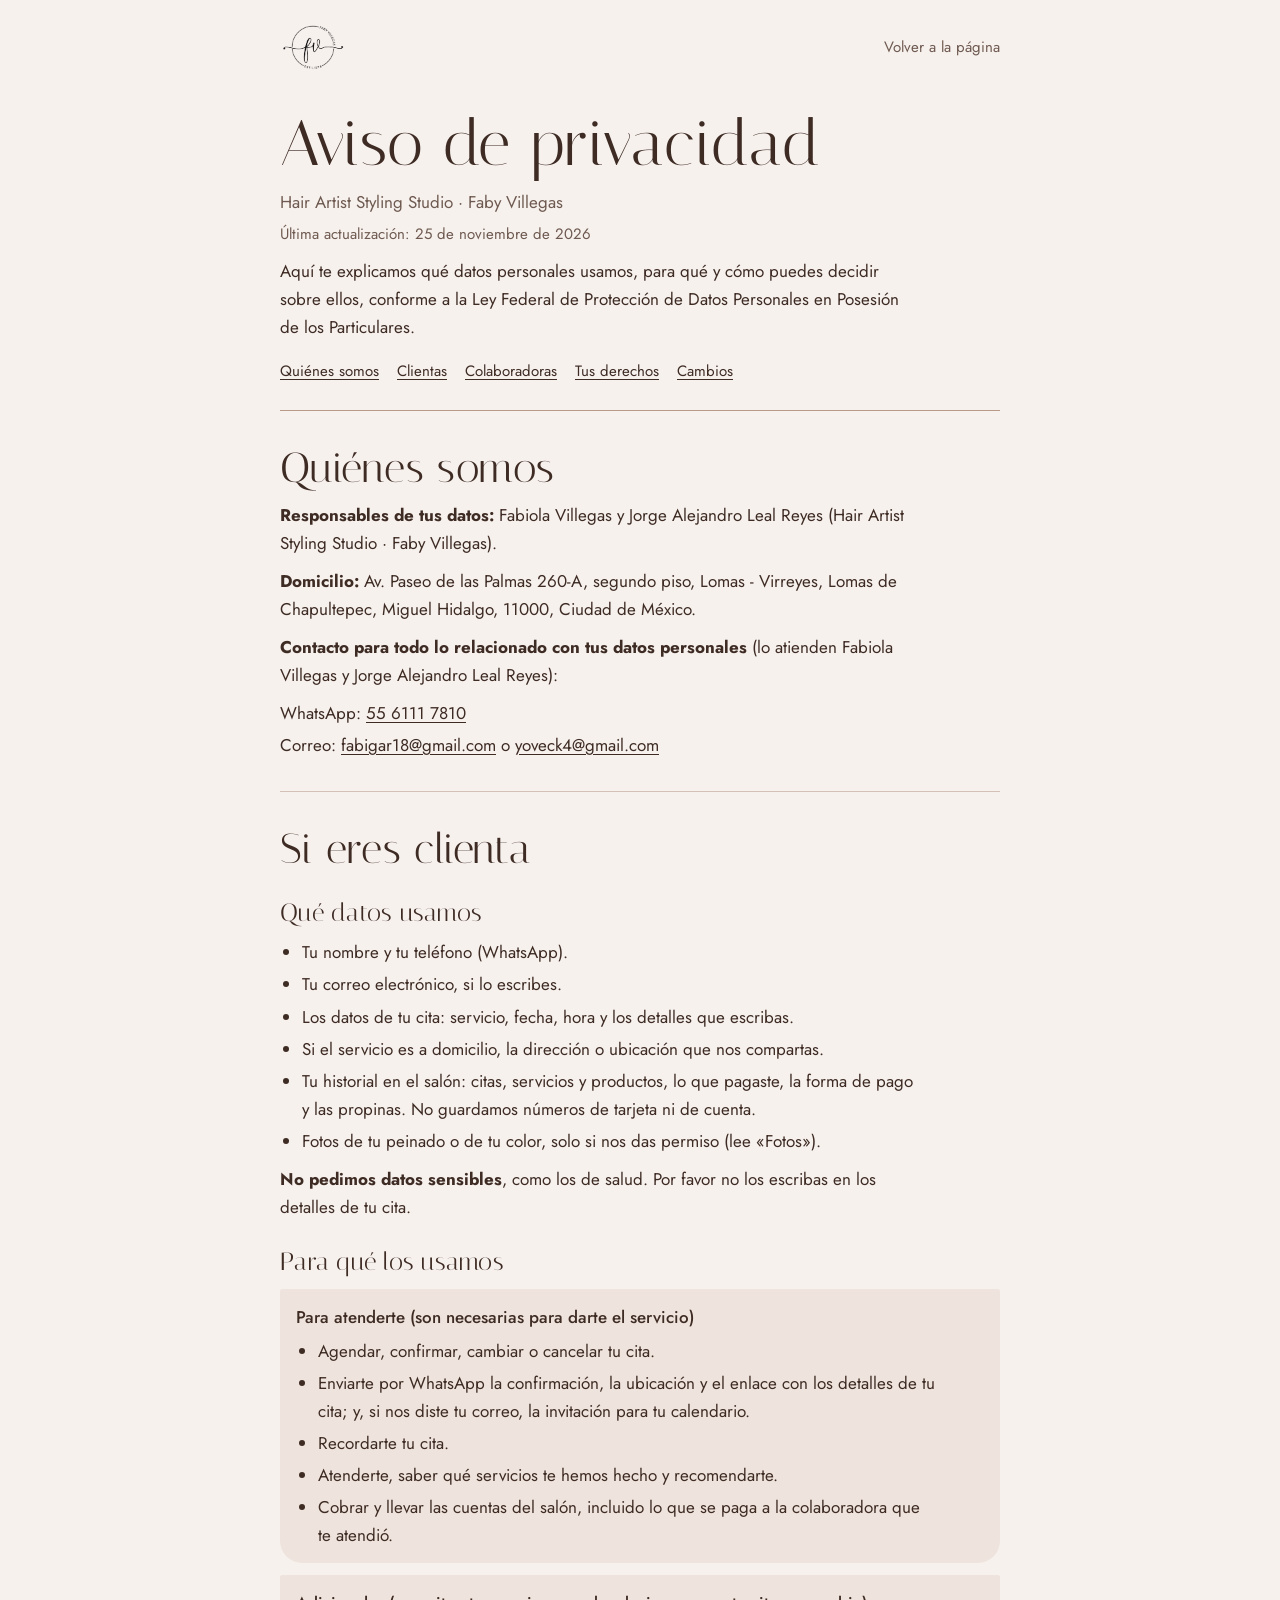
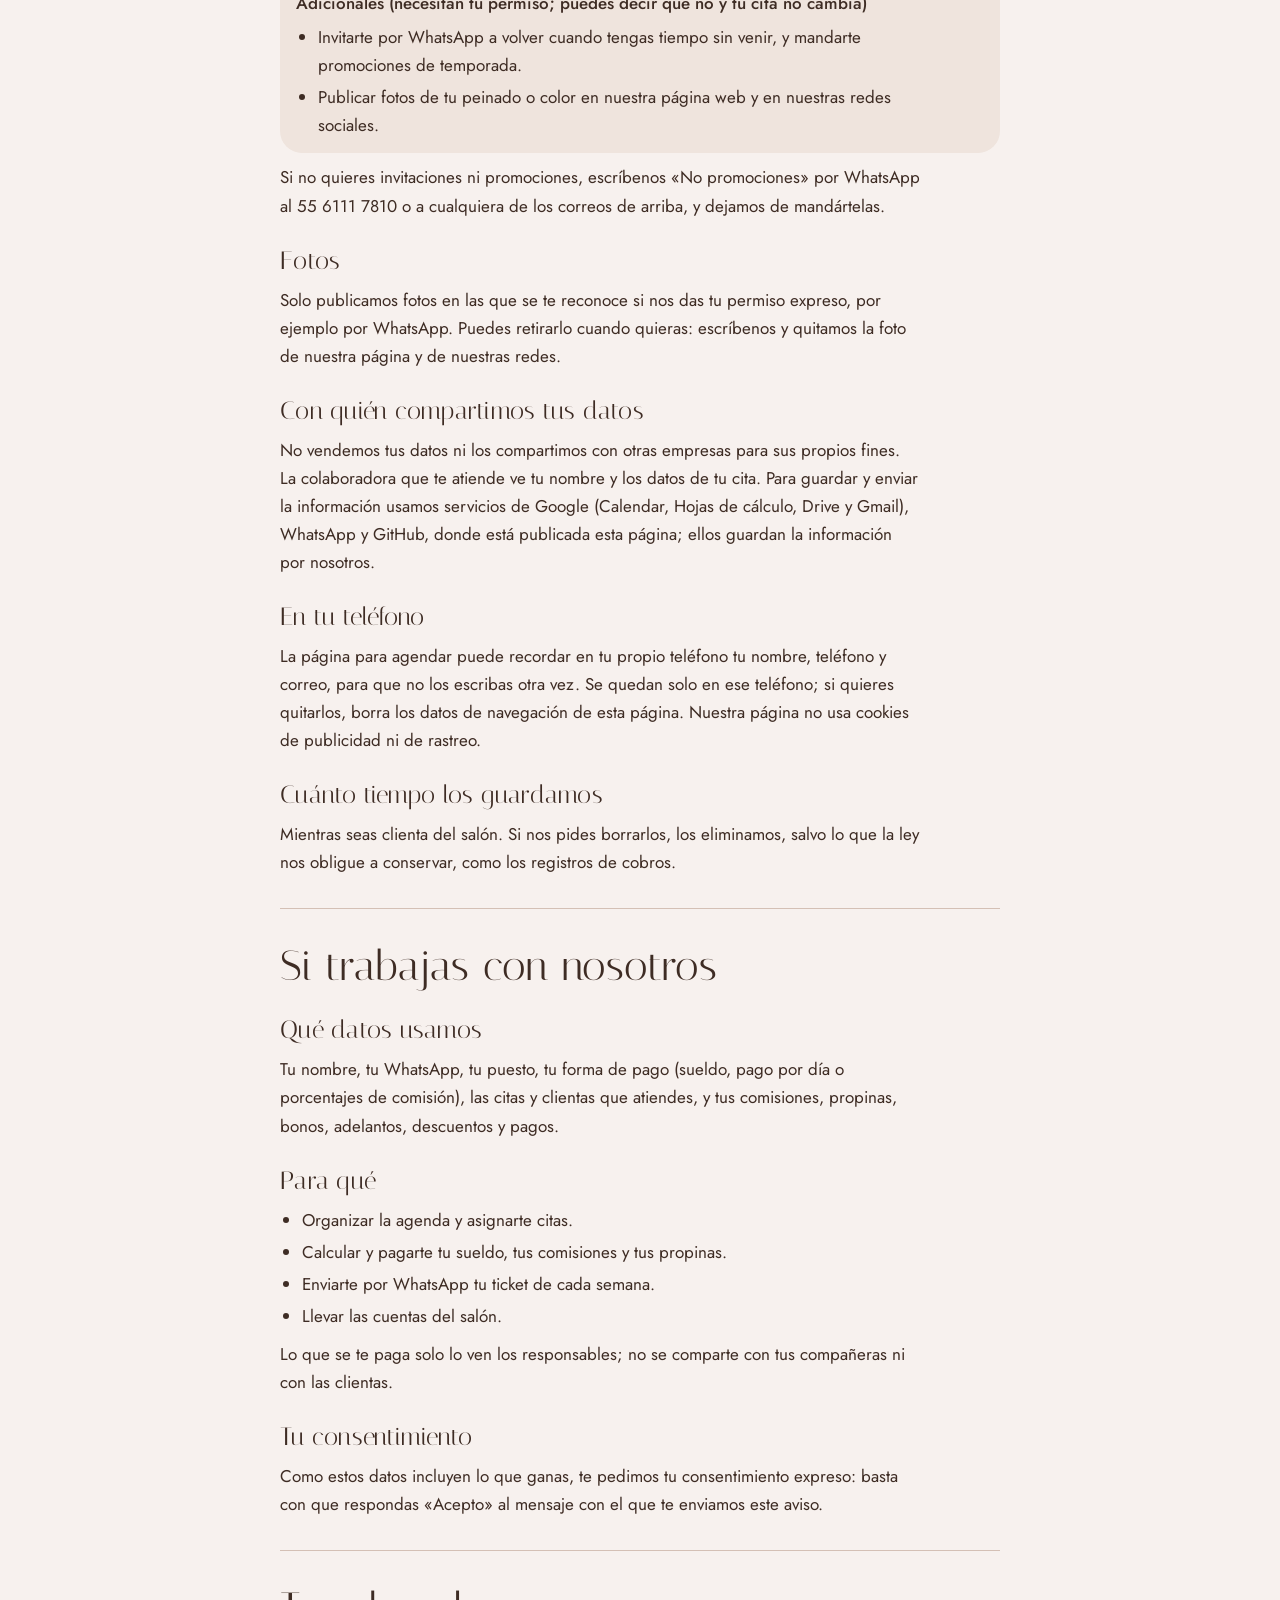
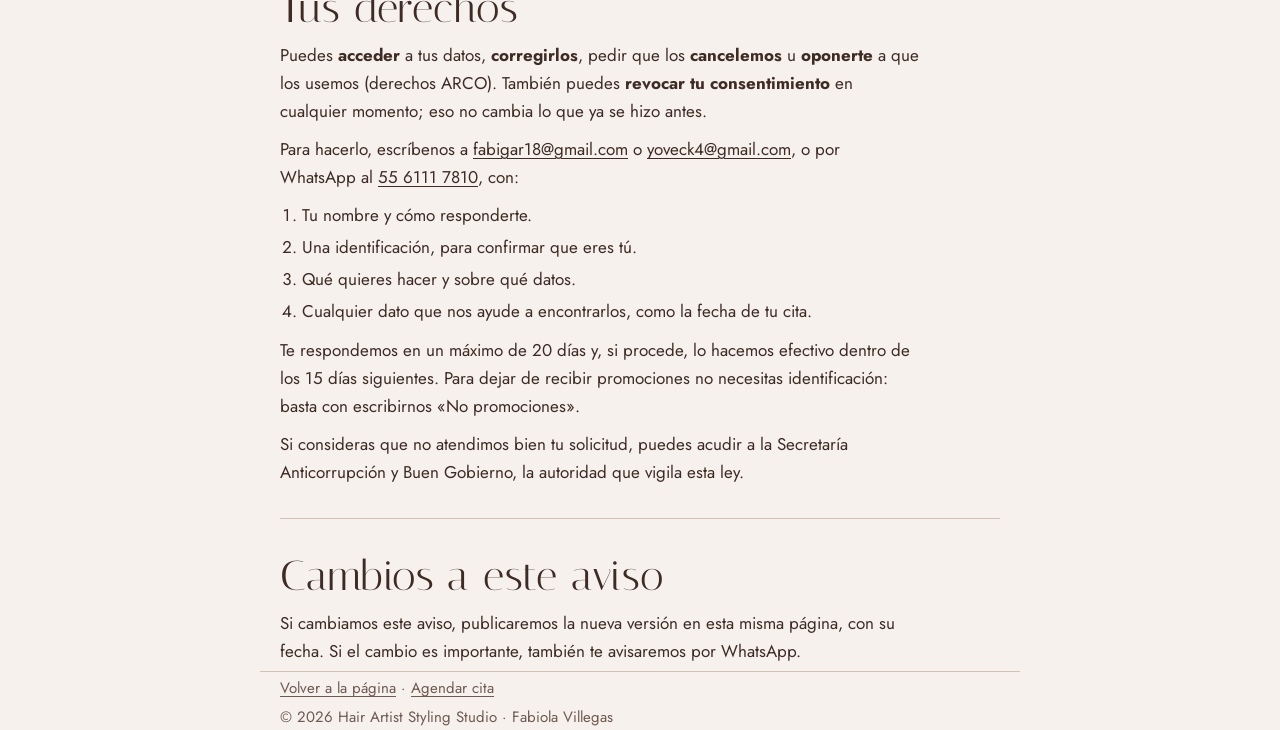
<file: aviso-privacidad.html>
<!doctype html>
<html lang="es">
<head>
  <meta charset="utf-8">
  <meta name="viewport" content="width=device-width, initial-scale=1, viewport-fit=cover">
  <title>Aviso de privacidad · Hair Artist Styling Studio · Faby Villegas</title>
  <meta name="description" content="Aviso de privacidad de Hair Artist Styling Studio · Faby Villegas: qué datos usamos, para qué y cómo ejercer tus derechos.">
  <meta name="theme-color" content="#F7F1EE">
  <link rel="preconnect" href="https://fonts.googleapis.com">
  <link rel="preconnect" href="https://fonts.gstatic.com" crossorigin>
  <link href="https://fonts.googleapis.com/css2?family=Italiana&family=Jost:wght@400;500&display=swap" rel="stylesheet">
  <style>
    :root {
      --leche: #F7F1EE; --arena: #EFE4DD; --nuez: #B99A87; --espresso: #3E2C24; --suave: #6E5A50; --blanco: #FFFCFA;
      --display: "Italiana", "Didot", "Bodoni 72", Georgia, serif;
      --texto: "Jost", "Avenir Next", "Segoe UI", system-ui, sans-serif;
    }
    * { box-sizing: border-box; }
    html { -webkit-text-size-adjust: 100%; scroll-behavior: smooth; }
    body { margin: 0; background: var(--leche); color: var(--espresso); font: 400 17px/1.65 var(--texto); }
    a { color: inherit; text-underline-offset: 3px; }
    :focus-visible { outline: 2px solid var(--espresso); outline-offset: 3px; border-radius: 2px; }
    .envoltura { max-width: 760px; margin: 0 auto; padding: 0 20px; }
    .barra { display: flex; align-items: center; justify-content: space-between; gap: 16px; padding-top: 14px; padding-bottom: 14px; }
    .barra img { display: block; width: 66px; height: auto; }
    .barra a.volver { font-size: 15px; color: var(--suave); text-decoration: none; }
    .barra a.volver:hover { color: var(--espresso); }
    header.titulo { padding: 18px 0 26px; border-bottom: 1px solid var(--nuez); }
    h1, h2, h3 { font-family: var(--display); font-weight: 400; margin: 0; letter-spacing: .01em; }
    h1 { font-size: clamp(42px, 9vw, 64px); line-height: 1; }
    .sub { margin: 12px 0 0; color: var(--suave); }
    .fecha { margin: 6px 0 0; font-size: 15px; color: var(--suave); }
    nav.indice { display: flex; flex-wrap: wrap; gap: 8px 18px; margin-top: 18px; font-size: 15px; }
    section { padding: 34px 0 6px; }
    section + section { border-top: 1px solid rgba(185, 154, 135, .55); margin-top: 26px; }
    h2 { font-size: clamp(32px, 6vw, 42px); line-height: 1.1; }
    h3 { font-size: 25px; line-height: 1.2; margin-top: 26px; }
    p, ul, ol { margin: 10px 0 0; max-width: 64ch; }
    ul, ol { padding-left: 22px; }
    li + li { margin-top: 4px; }
    .grupo { margin: 12px 0 0; padding: 14px 16px; background: var(--arena); border-radius: 2px 2px 22px 22px; }
    .grupo b { display: block; font-weight: 500; }
    .grupo ul { margin-top: 6px; }
    .contacto { list-style: none; padding: 0; }
    footer { margin-top: 44px; padding: 26px 0 40px; border-top: 1px solid rgba(185, 154, 135, .55); font-size: 15px; color: var(--suave); }
    footer p { margin: 4px 0 0; }
    @media print { .barra a.volver, nav.indice { display: none; } body { background: #fff; } }
  </style>
</head>
<body>
  <div class="envoltura barra">
    <a href="./" aria-label="Faby Villegas, inicio"><img src="assets/logo.svg" alt="Faby Villegas" onerror="this.style.display='none'"></a>
    <a class="volver" href="./">Volver a la página</a>
  </div>

  <main class="envoltura">
    <header class="titulo">
      <h1>Aviso de privacidad</h1>
      <p class="sub">Hair Artist Styling Studio · Faby Villegas</p>
      <p class="fecha">Última actualización: 25 de noviembre de 2026</p>
      <p>Aquí te explicamos qué datos personales usamos, para qué y cómo puedes decidir sobre ellos, conforme a la Ley Federal de Protección de Datos Personales en Posesión de los Particulares.</p>
      <nav class="indice" aria-label="Partes de este aviso">
        <a href="#responsables">Quiénes somos</a>
        <a href="#clientas">Clientas</a>
        <a href="#colaboradoras">Colaboradoras</a>
        <a href="#derechos">Tus derechos</a>
        <a href="#cambios">Cambios</a>
      </nav>
    </header>

    <section id="responsables" aria-labelledby="tResp">
      <h2 id="tResp">Quiénes somos</h2>
      <p><b>Responsables de tus datos:</b> Fabiola Villegas y Jorge Alejandro Leal Reyes (Hair Artist Styling Studio · Faby Villegas).</p>
      <p><b>Domicilio:</b> Av. Paseo de las Palmas 260-A, segundo piso, Lomas - Virreyes, Lomas de Chapultepec, Miguel Hidalgo, 11000, Ciudad de México.</p>
      <p><b>Contacto para todo lo relacionado con tus datos personales</b> (lo atienden Fabiola Villegas y Jorge Alejandro Leal Reyes):</p>
      <ul class="contacto">
        <li>WhatsApp: <a href="https://wa.me/525561117810">55 6111 7810</a></li>
        <li>Correo: <a href="mailto:fabigar18@gmail.com">fabigar18@gmail.com</a> o <a href="mailto:yoveck4@gmail.com">yoveck4@gmail.com</a></li>
      </ul>
    </section>

    <section id="clientas" aria-labelledby="tCli">
      <h2 id="tCli">Si eres clienta</h2>

      <h3>Qué datos usamos</h3>
      <ul>
        <li>Tu nombre y tu teléfono (WhatsApp).</li>
        <li>Tu correo electrónico, si lo escribes.</li>
        <li>Los datos de tu cita: servicio, fecha, hora y los detalles que escribas.</li>
        <li>Si el servicio es a domicilio, la dirección o ubicación que nos compartas.</li>
        <li>Tu historial en el salón: citas, servicios y productos, lo que pagaste, la forma de pago y las propinas. No guardamos números de tarjeta ni de cuenta.</li>
        <li>Fotos de tu peinado o de tu color, solo si nos das permiso (lee «Fotos»).</li>
      </ul>
      <p><b>No pedimos datos sensibles</b>, como los de salud. Por favor no los escribas en los detalles de tu cita.</p>

      <h3>Para qué los usamos</h3>
      <div class="grupo">
        <b>Para atenderte (son necesarias para darte el servicio)</b>
        <ul>
          <li>Agendar, confirmar, cambiar o cancelar tu cita.</li>
          <li>Enviarte por WhatsApp la confirmación, la ubicación y el enlace con los detalles de tu cita; y, si nos diste tu correo, la invitación para tu calendario.</li>
          <li>Recordarte tu cita.</li>
          <li>Atenderte, saber qué servicios te hemos hecho y recomendarte.</li>
          <li>Cobrar y llevar las cuentas del salón, incluido lo que se paga a la colaboradora que te atendió.</li>
        </ul>
      </div>
      <div class="grupo">
        <b>Adicionales (necesitan tu permiso; puedes decir que no y tu cita no cambia)</b>
        <ul>
          <li>Invitarte por WhatsApp a volver cuando tengas tiempo sin venir, y mandarte promociones de temporada.</li>
          <li>Publicar fotos de tu peinado o color en nuestra página web y en nuestras redes sociales.</li>
        </ul>
      </div>
      <p>Si no quieres invitaciones ni promociones, escríbenos «No promociones» por WhatsApp al 55 6111 7810 o a cualquiera de los correos de arriba, y dejamos de mandártelas.</p>

      <h3>Fotos</h3>
      <p>Solo publicamos fotos en las que se te reconoce si nos das tu permiso expreso, por ejemplo por WhatsApp. Puedes retirarlo cuando quieras: escríbenos y quitamos la foto de nuestra página y de nuestras redes.</p>

      <h3>Con quién compartimos tus datos</h3>
      <p>No vendemos tus datos ni los compartimos con otras empresas para sus propios fines. La colaboradora que te atiende ve tu nombre y los datos de tu cita. Para guardar y enviar la información usamos servicios de Google (Calendar, Hojas de cálculo, Drive y Gmail), WhatsApp y GitHub, donde está publicada esta página; ellos guardan la información por nosotros.</p>

      <h3>En tu teléfono</h3>
      <p>La página para agendar puede recordar en tu propio teléfono tu nombre, teléfono y correo, para que no los escribas otra vez. Se quedan solo en ese teléfono; si quieres quitarlos, borra los datos de navegación de esta página. Nuestra página no usa cookies de publicidad ni de rastreo.</p>

      <h3>Cuánto tiempo los guardamos</h3>
      <p>Mientras seas clienta del salón. Si nos pides borrarlos, los eliminamos, salvo lo que la ley nos obligue a conservar, como los registros de cobros.</p>
    </section>

    <section id="colaboradoras" aria-labelledby="tCol">
      <h2 id="tCol">Si trabajas con nosotros</h2>

      <h3>Qué datos usamos</h3>
      <p>Tu nombre, tu WhatsApp, tu puesto, tu forma de pago (sueldo, pago por día o porcentajes de comisión), las citas y clientas que atiendes, y tus comisiones, propinas, bonos, adelantos, descuentos y pagos.</p>

      <h3>Para qué</h3>
      <ul>
        <li>Organizar la agenda y asignarte citas.</li>
        <li>Calcular y pagarte tu sueldo, tus comisiones y tus propinas.</li>
        <li>Enviarte por WhatsApp tu ticket de cada semana.</li>
        <li>Llevar las cuentas del salón.</li>
      </ul>
      <p>Lo que se te paga solo lo ven los responsables; no se comparte con tus compañeras ni con las clientas.</p>

      <h3>Tu consentimiento</h3>
      <p>Como estos datos incluyen lo que ganas, te pedimos tu consentimiento expreso: basta con que respondas «Acepto» al mensaje con el que te enviamos este aviso.</p>
    </section>

    <section id="derechos" aria-labelledby="tDer">
      <h2 id="tDer">Tus derechos</h2>
      <p>Puedes <b>acceder</b> a tus datos, <b>corregirlos</b>, pedir que los <b>cancelemos</b> u <b>oponerte</b> a que los usemos (derechos ARCO). También puedes <b>revocar tu consentimiento</b> en cualquier momento; eso no cambia lo que ya se hizo antes.</p>
      <p>Para hacerlo, escríbenos a <a href="mailto:fabigar18@gmail.com">fabigar18@gmail.com</a> o <a href="mailto:yoveck4@gmail.com">yoveck4@gmail.com</a>, o por WhatsApp al <a href="https://wa.me/525561117810">55 6111 7810</a>, con:</p>
      <ol>
        <li>Tu nombre y cómo responderte.</li>
        <li>Una identificación, para confirmar que eres tú.</li>
        <li>Qué quieres hacer y sobre qué datos.</li>
        <li>Cualquier dato que nos ayude a encontrarlos, como la fecha de tu cita.</li>
      </ol>
      <p>Te respondemos en un máximo de 20 días y, si procede, lo hacemos efectivo dentro de los 15 días siguientes. Para dejar de recibir promociones no necesitas identificación: basta con escribirnos «No promociones».</p>
      <p>Si consideras que no atendimos bien tu solicitud, puedes acudir a la Secretaría Anticorrupción y Buen Gobierno, la autoridad que vigila esta ley.</p>
    </section>

    <section id="cambios" aria-labelledby="tCam">
      <h2 id="tCam">Cambios a este aviso</h2>
      <p>Si cambiamos este aviso, publicaremos la nueva versión en esta misma página, con su fecha. Si el cambio es importante, también te avisaremos por WhatsApp.</p>
    </section>
  </main>

  <footer class="envoltura">
    <p><a href="./">Volver a la página</a> · <a href="reservar.html">Agendar cita</a></p>
    <p>© <span id="anio">2026</span> Hair Artist Styling Studio · Fabiola Villegas</p>
  </footer>
  <script>document.getElementById('anio').textContent = new Date().getFullYear();</script>
</body>
</html>
</file>
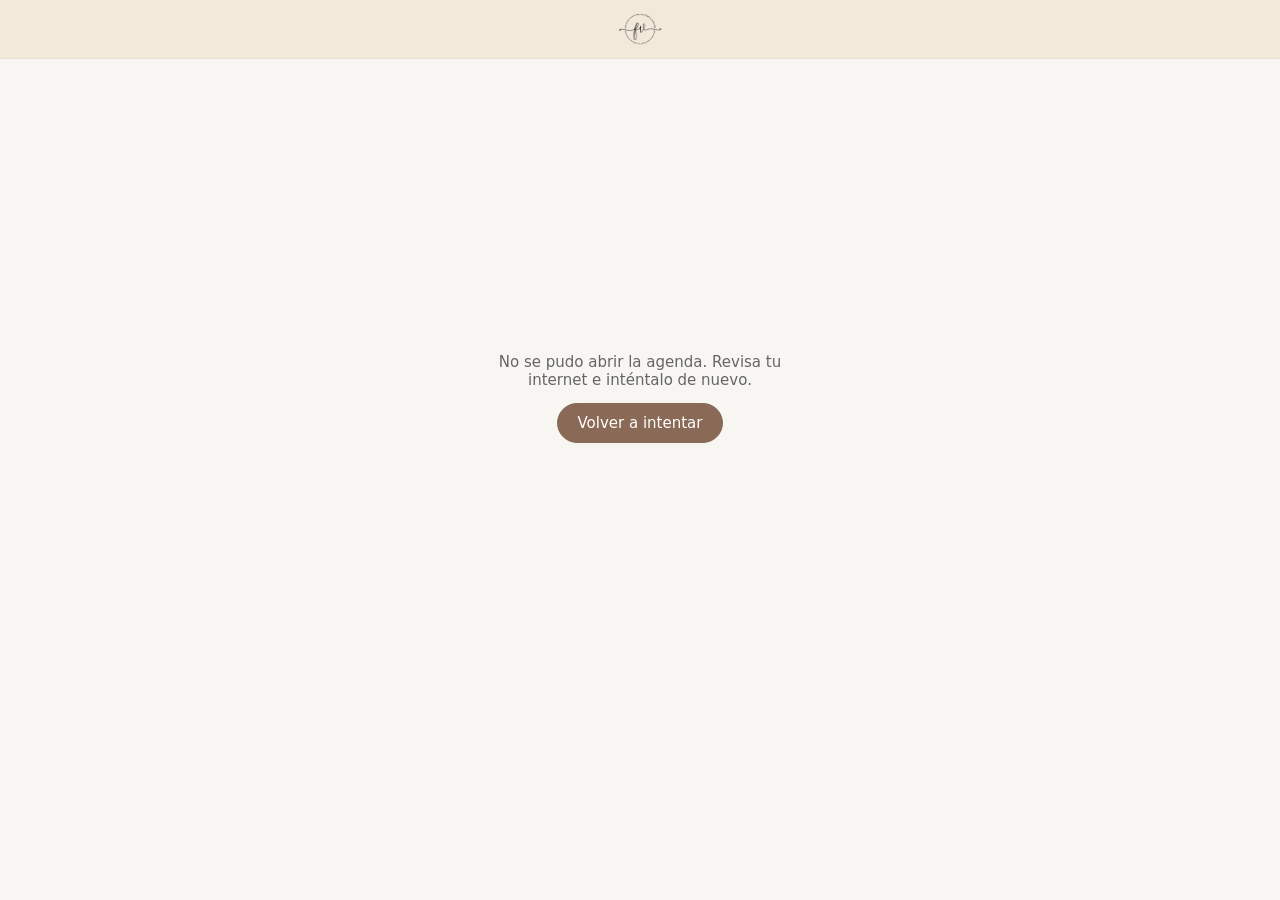
<file: reservar.html>
<!doctype html>
<html lang="es">
<head>
<meta charset="utf-8">
<meta name="viewport" content="width=device-width, initial-scale=1">
<title>Reservar cita · Faby Villegas Stylist</title>
<meta name="theme-color" content="#F3E9DB">
<style id="espera-css">
  html, body { margin: 0; background: #F8F6F2; }
  body { font-family: Lato, system-ui, -apple-system, "Segoe UI", Roboto, Arial, sans-serif; color: #3a3a3a; }
  .espera-logo { display: flex; justify-content: center; padding: 6px 12px; background: #F3E9DB; border-bottom: 1px solid #E7E2D7; }
  .espera-logo img { display: block; height: 46px; width: auto; }
  .espera { min-height: 70vh; display: flex; flex-direction: column; align-items: center; justify-content: center; gap: 14px; padding: 24px; text-align: center; }
  .giro { width: 34px; height: 34px; border-radius: 50%; border: 3px solid #E7E2D7; border-top-color: #8A6A57; animation: giro .9s linear infinite; }
  @keyframes giro { to { transform: rotate(360deg); } }
  .espera p { margin: 0; font-size: 15px; color: #656565; max-width: 32ch; }
  .espera button { font: inherit; font-size: 15px; padding: 10px 20px; border-radius: 999px; border: 1px solid #8A6A57; background: #8A6A57; color: #fff; }
  .espera a { color: #8A6A57; font-size: 14px; }
</style>
</head>
<body>
<div class="espera-logo"><a href="./" aria-label="Faby Villegas Stylist"><img src="assets/logo.svg" alt="Faby Villegas Stylist" onerror="this.style.display='none'"></a></div>
<div class="espera" id="espera"><div class="giro"></div><p>Cargando la agenda…</p></div>
<script>
(function () {
  // Página creada por la agenda de citas. Si cambias de app, vuelve a copiar este código desde Ajustes.
  // Trae la página de reservas de la app y la muestra aquí. Las llamadas van con fetch, sin la página de Google.
  var DIRECCIONES = ["https://script.google.com/macros/s/AKfycbwowJ3k2cBFWFHUZ8AM5Bd_XrgIrCSljmaWm_5xuC5tIegP883ARMalUiOZt8CNqwsc/exec","https://script.google.com/a/~/macros/s/AKfycbwowJ3k2cBFWFHUZ8AM5Bd_XrgIrCSljmaWm_5xuC5tIegP883ARMalUiOZt8CNqwsc/exec"];
  var usar = 0, precarga = {}, ESCRIBE = { crearSolicitud: 1, aceptarPropuesta: 1 };
  var SIN_RED = "No se pudo conectar con la agenda. Revisa tu internet e inténtalo de nuevo.";
  var q = {}; new URLSearchParams(location.search).forEach(function (v, k) { if (!(k in q)) q[k] = v; });

  function pedir(fn, args, i) {
    var url = DIRECCIONES[i] + "?api=" + encodeURIComponent(fn) + (args.length ? "&a=" + encodeURIComponent(JSON.stringify(args)) : "") +
      "&_=" + Date.now().toString(36) + Math.random().toString(36).slice(2, 6);
    return fetch(url, { cache: "no-store" }).then(function (r) { return r.json(); }).then(function (d) {
      if (!d || typeof d !== "object" || !("ok" in d)) throw new Error(SIN_RED);
      return d;
    });
  }
  // Si una dirección no contesta, prueba la otra (no al guardar, para no mandar dos veces la misma cita).
  function conOtra(fn, args) {
    return pedir(fn, args, usar).catch(function () {
      if (ESCRIBE[fn] || DIRECCIONES.length < 2) throw new Error(SIN_RED);
      var otra = usar ? 0 : 1;
      return pedir(fn, args, otra).then(function (d) { usar = otra; return d; }, function () { throw new Error(SIN_RED); });
    });
  }
  function llamar(fn, args) {
    var clave = fn + JSON.stringify(args), pre = precarga[clave];
    delete precarga[clave];
    return (pre || conOtra(fn, args)).then(function (d) {
      if (d.ok) return d.r;
      throw new Error(d.error || "Ocurrió un error.");
    });
  }
  // Lo mismo que google.script.run y google.script.url, para que la página de reservas funcione igual que en Google
  function corredor(bien, mal) {
    var r = {
      withSuccessHandler: function (f) { return corredor(f, mal); },
      withFailureHandler: function (f) { return corredor(bien, f); },
      withUserObject: function () { return r; }
    };
    return new Proxy(r, { get: function (t, k) {
      if (k in t || typeof k !== "string") return t[k];
      return function () {
        llamar(k, Array.prototype.slice.call(arguments)).then(function (x) { if (bien) bien(x); }, function (e) { if (mal) mal(e); });
      };
    } });
  }
  var parametros = {}; Object.keys(q).forEach(function (k) { parametros[k] = [q[k]]; });
  window.google = { script: {
    run: corredor(null, null),
    url: { getLocation: function (cb) { setTimeout(function () { cb({ hash: location.hash.slice(1), parameter: q, parameters: parametros }); }, 0); } },
    host: { close: function () {}, setHeight: function () {}, setWidth: function () {}, editor: { focus: function () {} } }
  } };

  // Pone la página de reservas en lugar del aviso de «Cargando» y corre su código
  function poner(html) {
    var doc = new DOMParser().parseFromString(html, "text/html");
    var codigo = function (raiz) { return Array.prototype.map.call(raiz.querySelectorAll("script"), function (s) { var t = s.textContent; s.parentNode.removeChild(s); return t; }); };
    var deHead = codigo(doc.head), deBody = codigo(doc.body);
    var correr = function (textos, donde) { textos.forEach(function (t) { var s = document.createElement("script"); s.textContent = t; donde.appendChild(s); }); };
    ["espera-css"].forEach(function (id) { var n = document.getElementById(id); if (n) n.parentNode.removeChild(n); });
    Array.prototype.slice.call(doc.head.children).forEach(function (n) {
      if (/^(TITLE|META)$/.test(n.tagName)) return;
      document.head.appendChild(document.importNode(n, true));
    });
    Array.prototype.forEach.call(doc.documentElement.attributes, function (a) { document.documentElement.setAttribute(a.name, a.value); });
    Array.prototype.forEach.call(doc.body.attributes, function (a) { document.body.setAttribute(a.name, a.value); });
    correr(deHead, document.head);
    document.body.innerHTML = "";
    Array.prototype.slice.call(doc.body.childNodes).forEach(function (n) { document.body.appendChild(document.importNode(n, true)); });
    correr(deBody, document.body);
    document.dispatchEvent(new Event("DOMContentLoaded"));
  }
  function fallo() {
    document.getElementById("espera").innerHTML = "<p>No se pudo abrir la agenda. Revisa tu internet e inténtalo de nuevo.</p>" +
      "<button type=\"button\" onclick=\"location.reload()\">Volver a intentar</button>";
  }
  function tiempo(p, ms) { return Promise.race([p, new Promise(function (_, no) { setTimeout(function () { no(new Error(SIN_RED)); }, ms); })]); }
  // Al abrir: la página y sus primeros datos a la vez (la cita del enlace, o los servicios y horarios)
  var primera = q.c && q.t ? ["getCita", [q.c, q.t]] : ["getInfoPublica", [true]];
  function arrancar(i) {
    var datos = pedir(primera[0], primera[1], i);
    datos.catch(function () {});
    tiempo(pedir("pagina", [], i), 15000).then(function (d) {
      if (!d.ok) throw new Error(d.error);
      usar = i;
      precarga[primera[0] + JSON.stringify(primera[1])] = datos.catch(function () { return conOtra(primera[0], primera[1]); });
      poner(d.r);
    }).catch(function () {
      if (i + 1 < DIRECCIONES.length) arrancar(i + 1); else fallo();
    });
  }
  arrancar(0);
})();
</script>
</body>
</html>
</file>
